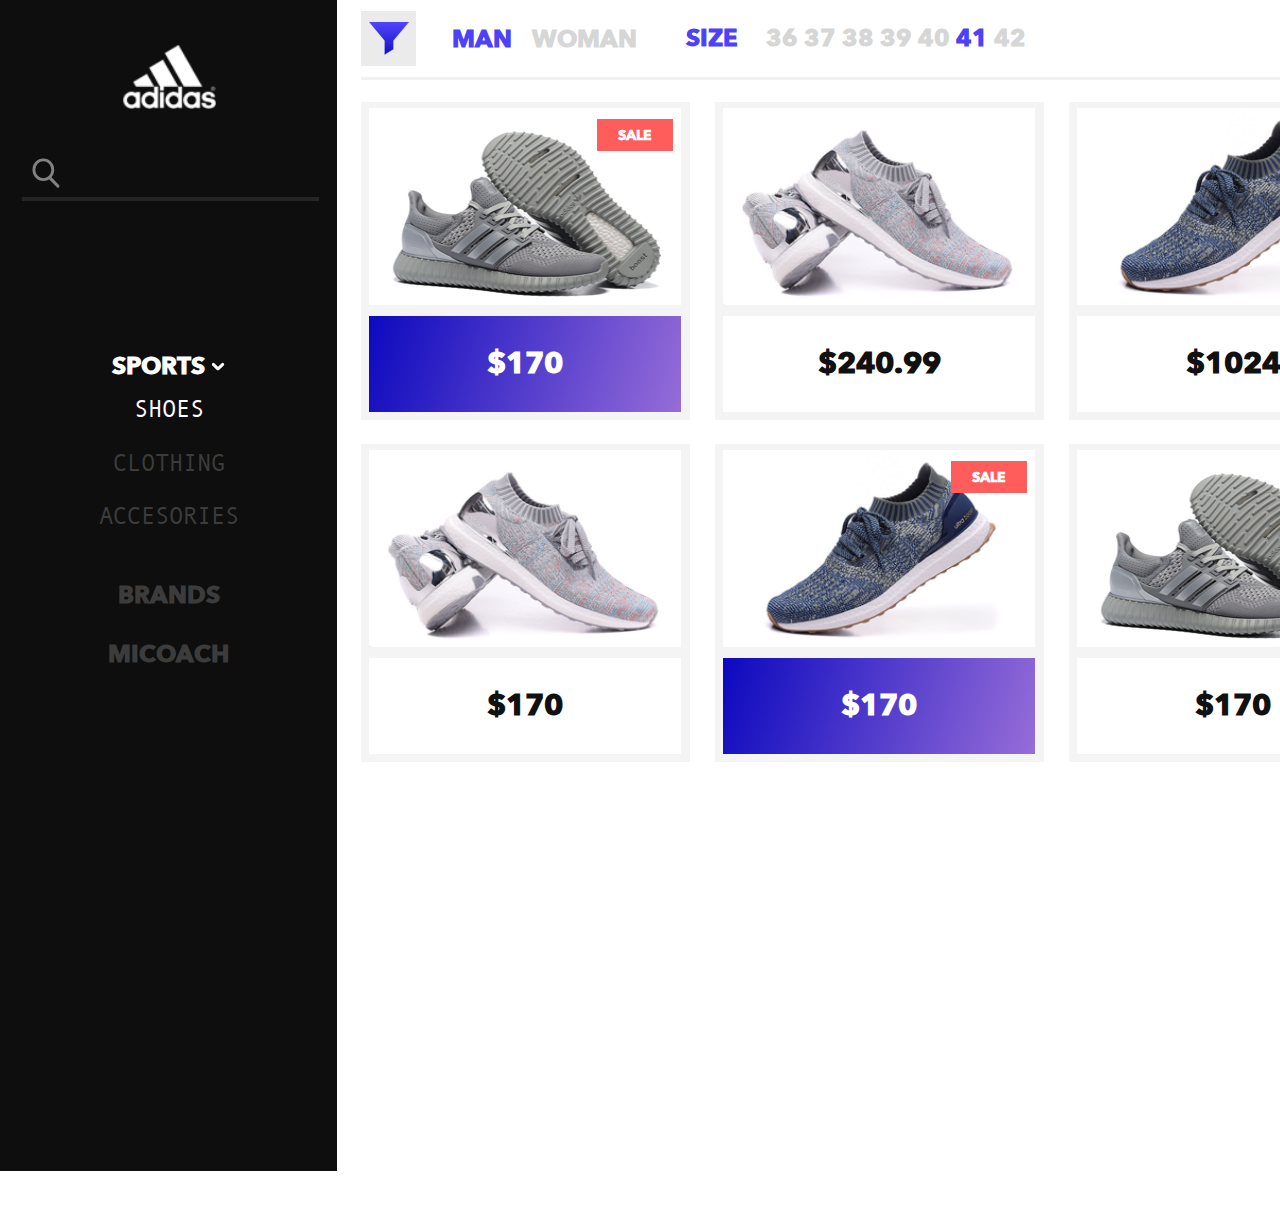
<file: index.html>
<!DOCTYPE html>
<html lang="en">
<head>
    <meta charset="UTF-8">
    <title>Adidas</title>
    <link rel="stylesheet" href="css/style.css">
		<!-- <link rel="stylesheet" href="css/flexboxgrid.scss"> -->
		<!-- <link rel="stylesheet" href="https://maxcdn.bootstrapcdn.com/bootstrap/3.3.7/css/bootstrap.min.css"> -->

</head>
<body>
<div class="shop">
		<aside class="sidebar">
				<a href="" class="logo">
						<img src="images/logo.png" alt="logo">
				</a>
				<div class="search-field">
						<form class="">
								<input type="text" name="Поиск" class="search">
						</form>
				</div>
				<div class="menu-nav">
					<div class="item sports">
						 <a class="" href="#">sports</a>
						 <img class="stelochkkkaa" src="./images/arrow.svg" alt="">
						 <div class=""></div>
					</div>
				<div class="item active shoes">
					 <a class="" href="#">shoes</a>
				</div>
				<div class="item clothing">
					 <a class="" href="#">clothing</a>
				</div>
				<div class="item accesories">
					 <a class="" href="#">accesories</a>
				</div>
				<div class="item brands">
					 <a class="" href="#">brands</a>
				</div>
				<div class="item micoach">
					 <a class="" href="#">micoach</a>
				</div>
			</div>
		</aside>
		<section class="content">
        <nav class="nav">
						<div class="filter"></div>
            <div class="sex">
								<button class="btn-sex man">Man</button>
								<button class="btn-sex woman">Woman</button>
            </div>
						<div class="nav-size">
								<div class="size">Size</div>
										<div class="numbers">
												<button class="btn-size">36</button>
												<button class="btn-size">37</button>
												<button class="btn-size">38</button>
												<button class="btn-size">39</button>
												<button class="btn-size">40</button>
												<button class="btn-size active-number">41</button>
												<button class="btn-size">42</button>
										</div>
						</div>
        </nav>
				<div class="line-bor"></div>
				<div class="container">
						<div class="row">
								<div class="col-4">
										<div class="card">
												<img class="card-img" src="images/shoes/bitmap1.png" alt="shoes">
												<a href="" class="price sale">$170</a>
												<span class="sale-msg">sale</span>
										</div>
								</div>
								<div class="col-4">
										<div class="card">
												<img class="card-img" src="images/shoes/bitmap2.png" alt="shoes">
												<a href="" class="price">$240.99</a>
										</div>
								</div>
								<div class="col-4">
										<div class="card">
												<img class="card-img" src="images/shoes/bitmap3.png" alt="shoes">
												<a href="" class="price">$1024</a>
										</div>
								</div>
						</div>
						<div class="row">
								<div class="col-4">
										<div class="card">
												<img class="card-img" src="images/shoes/bitmap2.png" alt="shoes">
												<a href="" class="price">$170</a>
										</div>
								</div>
								<div class="col-4">
										<div class="card">
												<img class="card-img" src="images/shoes/bitmap3.png" alt="shoes">
												<a href="" class="price sale">$170</a>
												<span
													 class="sale-msg">sale
												</span>
										</div>
								</div>
								<div class="col-4">
										<div class="card">
												<img class="card-img" src="images/shoes/bitmap1.png" alt="shoes">
												<a href="" class="price">$170</a>
										</div>
								</div>
						</div>
				</div>
		</section>
</div>
</body>
</html>
</file>
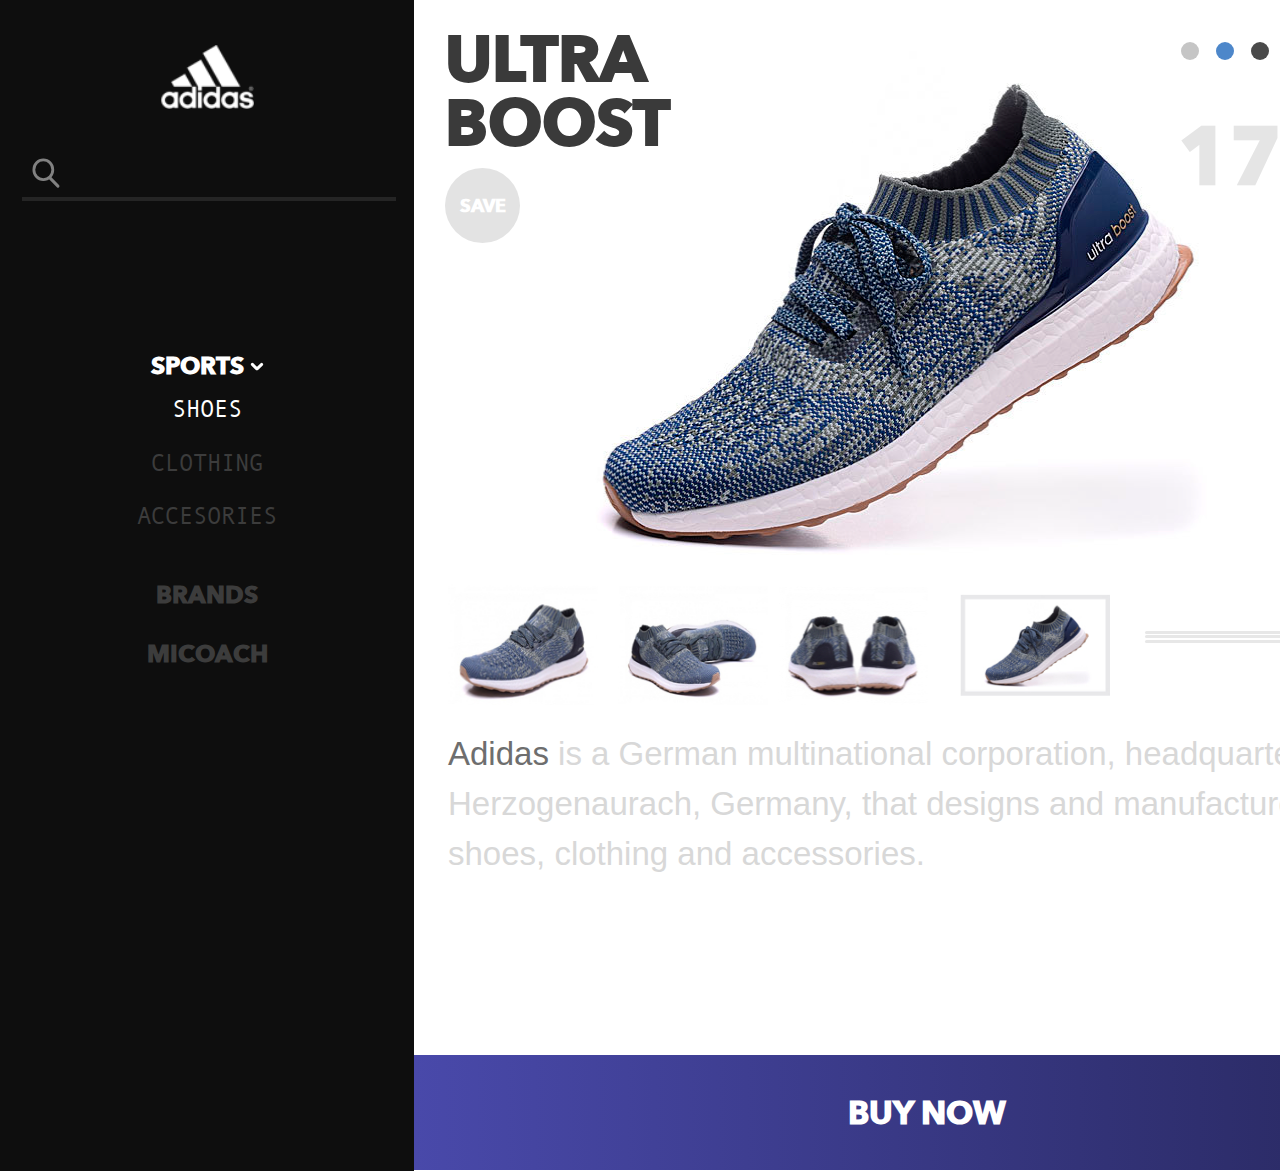
<file: detail.html>
<!DOCTYPE html>
<html lang="en">
<head>
  <meta charset="UTF-8">
  <meta name="viewport" content="width=device-width, initial-scale=1.0">
  <meta http-equiv="X-UA-Compatible" content="ie=edge">
	<link rel="stylesheet" href="css/style.css">
  <link rel="stylesheet" href="css/detail.css">
  <title>Document</title>
</head>
<body>
  <div class="shop">
  		<aside class="sidebar">
  				<a href="" class="logo">
  						<img src="images/logo.png" alt="logo">
  				</a>
  				<div class="search-field">
  						<form class="">
  								<input type="text" name="Поиск" class="search">
  						</form>
  				</div>
  				<div class="menu-nav">
  					<div class="item sports">
  						 <a class="" href="#">sports</a>
  						 <img class="stelochkkkaa" src="./images/arrow.svg" alt="">
  						 <div class=""></div>
  					</div>
  				<div class="item active shoes">
  					 <a class="" href="#">shoes</a>
  				</div>
  				<div class="item clothing">
  					 <a class="" href="#">clothing</a>
  				</div>
  				<div class="item accesories">
  					 <a class="" href="#">accesories</a>
  				</div>
  				<div class="item brands">
  					 <a class="" href="#">brands</a>
  				</div>
  				<div class="item micoach">
  					 <a class="" href="#">micoach</a>
  				</div>
  			</div>
  		</aside>


<section class="content-details">


  <div class="container">
    <div class="boost">
      <h1>Ultra boost</h1>
			<button class="btn-save"> Save </button>
    </div>
		<div class="big_image">
			<img src="images/details/big.png">
		</div>
		<div class="right-menu">
		    <div class="right-nav">
		      <div class="btn-color">
		        <button class="first"></button>
		        <button class="second"></button>
		        <button class="third"></button>
		        <button class="fourth"></button>
		      </div>
		      </div>
		      <div class="sale-adv">
		          <span>sale</span>
		      </div>
		      <div class="price-h2">
		        <h2>170$</h2>
		      </div>
		</div>

		<div class="details-photo">
        <div class="other-photos">
          <img class="foto one" src="images/details/first.jpg">
          <img class="foto two" src="images/details/second.jpg">
          <img class="foto three" src="images/details/third.jpg">
          <img class="foto four" src="images/details/fourth.jpg">
        </div>


				<div class="lines">

					<div class="line"></div>
					<div class="line"></div>
					<div class="line"></div>

				</div>
				<button class="btn-seemore">
						see
						<br>
						more
						<br>
						photos
				</button>

				<div class="about-brand">
						<p class="about">
	        		<span class="select">Adidas</span> is a German multinational corporation, headquartered in Herzogenaurach, Germany, that designs and manufactures shoes, clothing and accessories.
	    		  </p>
				</div>


		</div>





  </div>
	<div class="btn-buy">

			<button class="buy">buy now</button>

	</div>



</section>





</div>
</body>
</html>
</file>
<file: css/style.css>
body {
	margin: 0;
	width: 1447px;
	height: 1171px;
}

div {
	display:block;
}
.shop {
	display: flex;
  position: relative;
}

.sidebar {
  background: #0e0e0e;
  width: 414px;
	height: 1171px;
  min-height: 100%;
  text-align: center;
}

.logo img {
	text-align: center;
	padding-top: 30px;
	width: 94px;
	height: 94px;
	object-fit: contain;
}

.search {
  font-weight: 600;
  color: #3a3a3a;
  background: url(../images/search-icon.svg) 10px 10px no-repeat;
  background-size: 28px 30px;
  border: none;
  border-bottom: 4px solid #373737;
  margin-top: 20px;
  width: 100%;
  outline: none;
	padding-top: 20px;
}

input[type="text"] {
	font-size: 24px;
}

.search-field {
	opacity: 0.56;
	margin-left: 22px;
	margin-right: 22px;
}

.menu-nav {
	padding-top: 150px;
	text-align: center;
	text-transform: uppercase;
}

.item {
	font-size: 24px;
	color: #3c3c3c;
	display: block;
	cursor: pointer;
	text-decoration: none;
}

.item a {
	font-size: 24px;
	text-decoration: none;
	color: #3c3c3c;
}

.sports a {
	color:#fff;
}

.sports {
	font-family: 'AvenirNext_bold';
	font-weight: bold;
	padding-bottom: 15px;
}

.stelochkkkaa{
	padding-bottom: 3px;
}

.shoes {
	font-family: 'AndaleMono';
	padding-bottom: 26px;
}

.clothing {
	font-family: 'AndaleMono';
	padding-bottom: 25px;
}

.accesories {
	font-family: 'AndaleMono';
	padding-bottom: 50px;
}

.brands {
	font-family: 'AvenirNext_bold';
	padding-bottom: 30px;
	font-weight: bold;
}

.micoach {
	font-family: 'AvenirNext_bold';
	font-weight: bold;
}

.active a {
	color:#fff;
}

.item a:hover {
	color:#fff;
}

.content {
	padding: 11px 24px 421px 24px;
}

.nav {
	display: flex;
  justify-content: flex-start;
  align-items: center;
  text-transform: uppercase;
}

.nav button {
	background-color: #fff;
	border: none;
	text-transform: uppercase;
}

.btn {
	width: 55px;
	height: 55px;
	background-color: #ebebeb;
	background-color: var(--white);
}

.filter {
object-fit: contain;
width: 55px;
height: 55px;
background: #ebebeb url(../images/filter.png) 50% 50% no-repeat;
cursor: pointer;
}

.sex {
	display: flex;
	margin-left: 30px;
	font-family: 'AvenirNext_bold';
	font-size: 24px;
	font-weight: bold;
	color: #4d42f8;
}

.man {
	width: 60px;
	height: 33px;
	font-size: 24px;
	font-family: 'AvenirNext_bold';
	font-weight: bold;
	color: #4d42f8;
	text-align: left;
	margin-right: 10px;
}

.woman {
	width: 110px;
	height: 33px;
	font-size: 24px;
	font-family: 'AvenirNext_bold';
	font-weight: bold;
	color: #d6d6d6;
	text-align: left;
	margin-left: 10px;
	margin-right: 50px;
}

.size {
	display: inline-flex;
	width: 52px;
	height: 33px;
	font-size: 24px;
	font-family: 'AvenirNext_bold';
	font-weight: bold;
	color: #4d42f8;
}

.numbers {
	display: inline-flex;
	margin-left: 18px;
	width: 254px;
	height: 33px;
}

.active-number {
 color: #4d42f8 !important;
}

.btn-size:hover {
	color:#4d42f8;
}

.numbers button {
	font-size: 24px;
	font-family: 'AvenirNext_bold';
	font-weight: bold;
	color: #d6d6d6;
	cursor: pointer;
	padding-right: 0;
}

.line-bor {
	width: 100%;
	margin-top: 11px;
	border-top: 3px solid #e7e7e7;
	opacity: 0.56;
	padding-bottom: 22px;
}

.row {
	display: flex;
}

.col-1 {
	flex-basis: 8.333%;
}

.col-2 {
	flex-basis: 16.667%;
}

.col-3 {
	flex-basis:25%;
}

.col-4 {
	flex-basis:33.333%;
}

.col-5 {
	flex-basis: 41.667%;
}

.col-6 {
	flex-basis: 50%;
}

.col-7 {
	flex-basis:58.333%;
}

.col-8 {
	flex-basis:66.667%;
}

.col-9 {
	flex-basis:75%;
}

.col-10 {
	flex-basis:83.333%;
}

.col-11 {
	flex-basis:91.667%;
}

.col-12 {
	flex-basis:100%;
}

/*[class*="col-"] {
	padding-left: 15px;
	padding-right: 15px;
}*/

.card {
	padding: 6px 9px 0px 8px;
	background: #f4f4f4;
	margin-bottom: 24px;
	position: relative;
	margin-right: 25px;
	width: 312px;
	height: 312px;
}

.card-img {
	width: 100%;
	height: 197px;
}

.price {
	text-decoration: none;
	text-align: center;
  font-size: 30px;
	font-family: 'AvenirNext_bold';
	font-weight: bold;
  color: #111;
  background: #fff;
  padding: 28px 20px 32px;
  margin-top: 7px;
  display: block;
}

.sale {
	background-image: linear-gradient(107deg, #0c09bf, #966dd8);
  color: #fff;
}

.sale:hover {
	background-image: linear-gradient(101deg, #966dd8, #0c09bf);
}

.sale-msg {
	font-size: 14px;
	font-family: 'AvenirNext_bold';
	color: #fff;
  text-transform: uppercase;
  text-align: center;
  position: absolute;
  right: 17px;
  top: 17px;
  background: #ff5c5c;
  width: 76px;
  height: 32px;
  line-height: 2.3;
  font-weight: bold;
}

@font-face {
    font-family: 'Nexa_bold';
    src: url('../fonts/nexa/nexa_bold-webfont.woff2') format('woff2'), url('/assets/fonts/nexa/nexa_bold-webfont.woff') format('woff');
    font-weight: normal;
    font-style: normal;
}

@font-face {
    font-family: 'AvenirNext_bold';
    src: url('../fonts/AvenirNext/avenir-next-bold.woff2') format('woff2'), url('/assets/fonts/AvenirNext/avenir-next-bold.woff') format('woff');
    font-weight: normal;
    font-style: normal;
}

@font-face {
    font-family: 'AvenirNext';
    src: url('../fonts/AvenirNext/avenir-next-regular.woff2') format('woff2'), url('/assets/fonts/AvenirNext/avenir-next-regular.woff') format('woff');
    font-weight: normal;
    font-style: normal;
}

@font-face {
    font-family: 'AndaleMono';
    src: url('../fonts/Andale-Mono/andalemono-webfont.woff2') format('woff2'), url('/assets/fonts/Andale-Mono/andalemono-webfont.woff') format('woff');
    font-weight: normal;
    font-style: normal;
}







/* Large desktop */
@media (min-width: 1200px) { ... }

/* Portrait tablet to landscape and desktop */
@media (min-width: 768px) and (max-width: 979px) { ... }

/* Landscape phone to portrait tablet */
@media (max-width: 767px) { ... }

/* Landscape phones and down */
@media (max-width: 480px) { ... }
</file>
<file: css/detail.css>
.content-details {
	width: 1025px;
}

.boost {
  width: 226px;
  height: 128px;
  color: #3a3a3a;
  text-transform: uppercase;
  line-height: 1;
  margin-top: 26px;
  margin-left: 31px;
}

.boost h1 {
	font-family: 'AvenirNext_bold';
  font-size: 64px;
  font-weight: bold;
  margin: 0;
	margin-bottom: 14px;
}

.btn-save {
	font-family: 'AvenirNext_bold';
    font-weight: bold;
    font-size: 18px;
		height: 75px;
    width: 75px;
    text-transform: uppercase;
    background: #e3e3e3;
    color: #fff;
    outline: none;
    border: none;
    border-radius: 100%;

}
.right-nav {
	position: absolute;


z-index: 1;
  display: inline-block;
  position: absolute;
  top: 42px;
  right: 143px;
}

.btn-color button {
  width: 18px;
  height: 18px;
  border-radius: 18px;
  border-width: 0;
  margin-left: 13px;
}

.first {
  background-color: #c5c5c5;
}

.second {
  background-color: #4d87ca;
}

.third {
  background-color: #4a4a4a;
}

.fourth {
  background-color: #e0e0e0;
}

.sale-adv {
  font-size: 14px;
  font-family: 'AvenirNext_bold';
  color: #fff;
  text-transform: uppercase;
  text-align: center;
  position: absolute;
  right: 37px;
  top: 35px;
  background: #ff5c5c;
  width: 76px;
  height: 32px;
  line-height: 2.3;
  font-weight: bold;
}

.big_image img {
  width: 804px;
  height: 525px;
  object-fit: contain;
  margin-left: 77px;
  margin-top: -103px;
}

.price-h2 {
  width: 207px;
  height: 109px;
  color: #e5e5e5;
  position: absolute;
  right: 31px;
  top: 87px;
	margin-top: 20px;
	margin-right: 31px;
}

.price-h2 h2 {
  margin: 0;
	font-family: 'AvenirNext_bold';
  font-size: 80px;
  font-weight: bold;
}


.details-photo {
	margin-left: 34px;
}

.other-photos {
position: relative;
display: inline-block;
padding-bottom: 15px;
}

.foto {
	width: 150px;
  height:130px;
	object-fit: contain;
}

.one{
	margin-right: 16px;
}

.two {
	margin-right: 6px;
}

.three {
	margin-right: 28px;
}

.four {
	margin-right: 33px;
}

.lines {
	position: absolute;
  width: 160px;
  display: inline-block;
  padding-top: 49px;
  padding-bottom: 49px;
	margin-right: 28px;
}

.line {
	width: 159px;
	height: 3px;
  background-color: #e7e7e7;
  border-radius: 1.5px;
  margin: 1.5px 1.5px;
}

.btn-seemore {
	display: inline-block;
	font-family: 'AvenirNext';
	font-size: 14px;
	font-weight: 500;
  color: #c0c0c0;
	text-align: left;
	background: none;
  border: none;
  position: absolute;
  right: 58px;
  padding-top:30px;
  padding-bottom: 49px;
}

.about-brand {

	margin-right: 64px;
	position: relative;
	margin-bottom: 176px;
	  height: 150px;
}
.about {
	font-family: "Avenir Next", Arial, sans-serif;
    font-weight: 500;

    line-height: 1.52;
    color: #d8d8d8;

	}
	.select {
		color: #6e6e6e;
	}
	 p {
		font-size: 33px;
		margin: 0;

	}

.btn-buy{
	width: 1025px;
	height: 115px;

}



.buy {
	width: 1025px;
	height: 115px;
	padding: 0;
	font-family: 'AvenirNext_bold';
	font-size: 32px;
	font-weight: bold;
	  color: #fff;
	    cursor: pointer;
	    border: 0;
	    outline: none;
text-transform: uppercase;
    background: linear-gradient(to right, #4949aa, #27275d);
    line-height: 44px;
    height: 115px;



}
</file>
